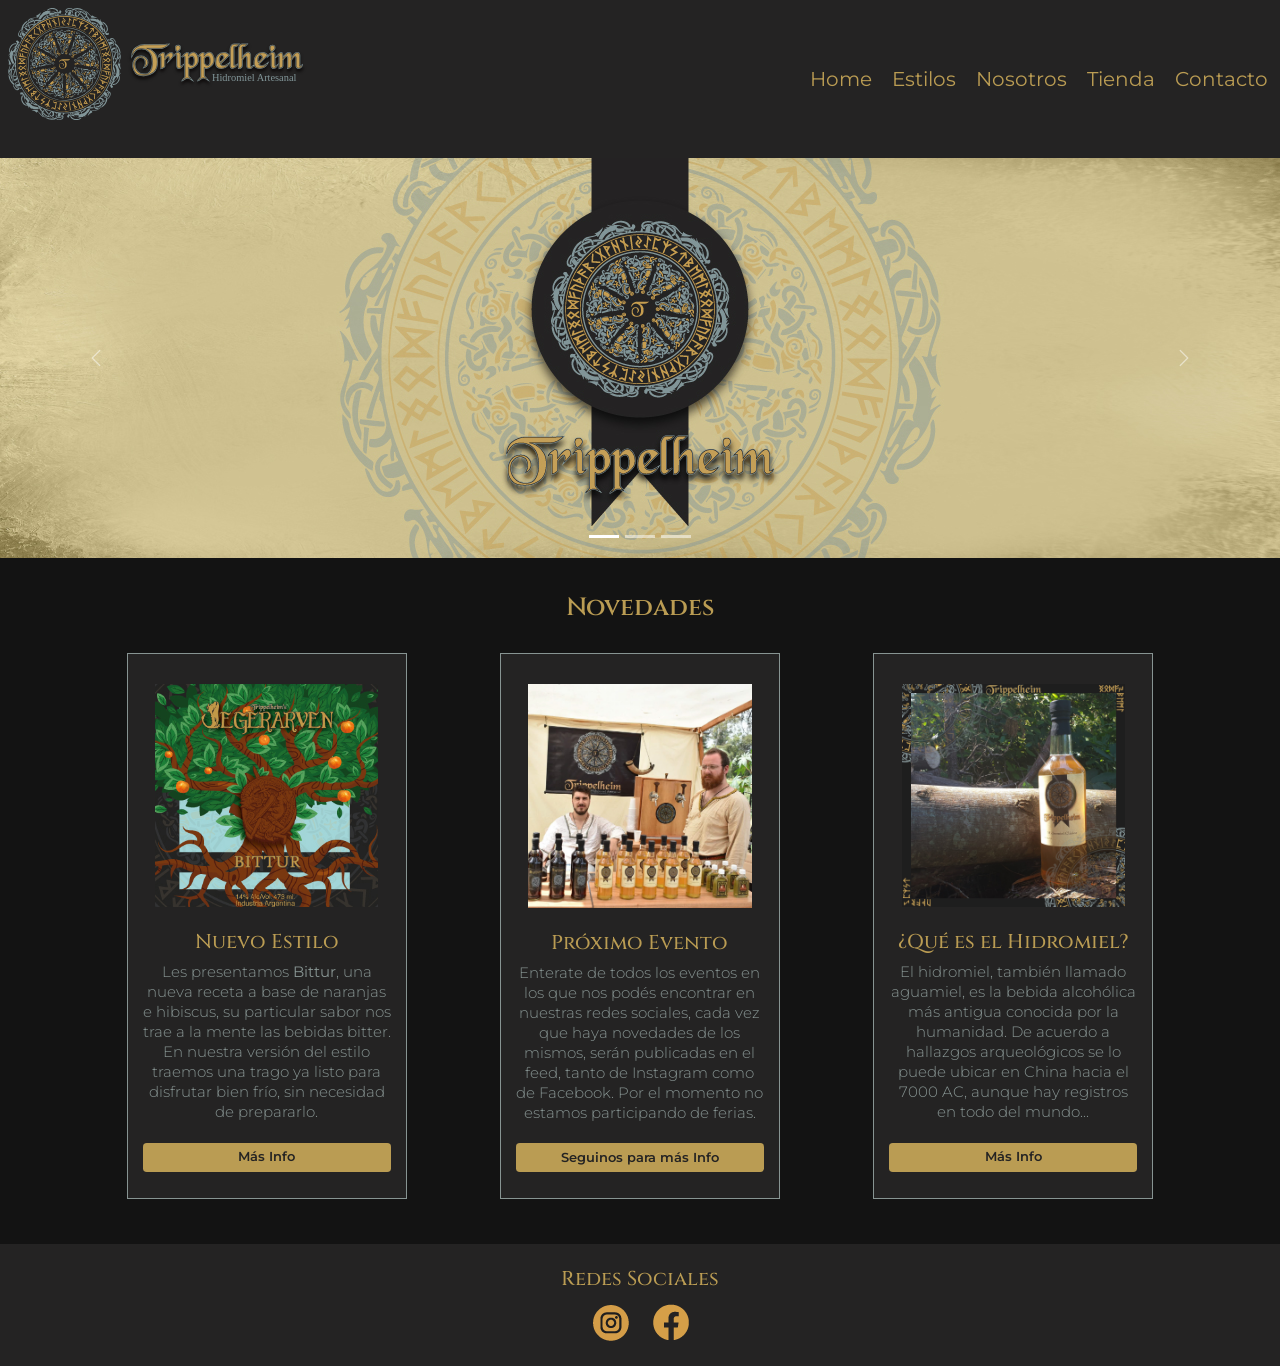
<file: index.html>
<!DOCTYPE html>
<html lang="en">
<head>
	<meta charset="UTF-8">
	<meta name="viewport" content="width=device-width, initial-scale=1.0">
	<title>Trippelheim Hidromiel Artesanal</title>
	<meta name="description" content="Hidromieles artesanales fabricadas con materia prima de primera">
	<meta name="keywords" content="hidromiel artesanal, hidromiel, artesanal, mead, aguamiel, braggot, licores, aperitivos, historia, histórico">
	<meta name="author" content="Carlos Zacutti">
	<link href="https://cdn.jsdelivr.net/npm/bootstrap@5.1.3/dist/css/bootstrap.min.css" rel="stylesheet" integrity="sha384-1BmE4kWBq78iYhFldvKuhfTAU6auU8tT94WrHftjDbrCEXSU1oBoqyl2QvZ6jIW3" crossorigin="anonymous">
	<link rel="stylesheet" href="css/main.css">
	<link rel="stylesheet" href="css/animate.css">
    <link rel="stylesheet" href="https://cdnjs.cloudflare.com/ajax/libs/animate.css/4.1.1/animate.min.css"/>
</head>
<body class="contenedor">
	<header class="encabezado" id="header">
		<!-- inicia la nav -->
		<nav class="navbar sticky-top navbar-expand-lg navbar-dark" id="nav">
			<div class="container-fluid">
			    <a class="navbar-brand" href="index.html">
			    	<img src="img/logo2.svg" alt="Isologotipo Trippelheim Hidromiel Artesanal" class="w-50" id="logo">
			    	<img src="img/isologotipo.svg" alt="Isologotipo Trippelheim Hidromiel Artesanal" class="w-100" id="iso">
			    </a>
			    <button class="navbar-toggler" type="button" data-bs-toggle="collapse" data-bs-target="#navbarSupportedContent" aria-controls="navbarSupportedContent" aria-expanded="false" aria-label="Toggle navigation">
			      <span class="navbar-toggler-icon"></span>
			    </button>
			    <div class="collapse navbar-collapse" id="navbarSupportedContent">
			      	<ul class="navbar-nav ms-auto mb-2 mb-lg-0">
				        <li class="nav-item">
				          <a class="nav-link" aria-current="page" href="index.html">Home</a>
				        </li>
				        <li class="nav-item">
				          <a class="nav-link" href="paginas/estilos.html">Estilos</a>
				        </li>
				       	<li class="nav-item">
				          <a class="nav-link" href="paginas/nosotros.html">Nosotros</a>
				        </li>
				       	<li class="nav-item">
				          <a class="nav-link" href="paginas/tienda.html">Tienda</a>
				        </li>
				       	<li class="nav-item">
				          <a class="nav-link" href="paginas/contacto.html">Contacto</a>
				        </li>
			      	</ul>
			    </div>
			</div>
		</nav>
		<!-- fin de nav -->

	    <!-- inicia carousel -->
		<div id="carouselExampleIndicators" class="carousel slide" data-bs-ride="carousel">
			<div class="carousel-indicators">
			    <button type="button" data-bs-target="#carouselExampleIndicators" data-bs-slide-to="0" class="active" aria-current="true" aria-label="Slide 1"></button>
			    <button type="button" data-bs-target="#carouselExampleIndicators" data-bs-slide-to="1" aria-label="Slide 2"></button>
			    <button type="button" data-bs-target="#carouselExampleIndicators" data-bs-slide-to="2" aria-label="Slide 3"></button>
			</div>
			<div class="carousel-inner">
			    <div class="carousel-item active">
				    <img src="img/header1.jpg" class="d-block w-100" alt="Hidromiel Artesanal Trippelheim">
			    </div>
			    <div class="carousel-item">
			        <img src="img/header2.jpg" class="d-block w-100" alt="Jegerarven Aperitivos Artesanales de Trippelheim">
			    </div>
			    <div class="carousel-item">
			        <img src="img/header3.jpg" class="d-block w-100" alt="Nerion I Pyment Artesanal de Trippelheim">
			    </div>
			</div>
			<button class="carousel-control-prev" type="button" data-bs-target="#carouselExampleIndicators" data-bs-slide="prev">
			    <span class="carousel-control-prev-icon" aria-hidden="true"></span>
			    <span class="visually-hidden">Previous</span>
			</button>
			<button class="carousel-control-next" type="button" data-bs-target="#carouselExampleIndicators" data-bs-slide="next">
			    <span class="carousel-control-next-icon" aria-hidden="true"></span>
			    <span class="visually-hidden">Next</span>
			</button>
		</div>
	    <!-- fin de carousel -->
	</header>
	<main class="box py-3" id="main">
		<section class="textCenter">
			<div class="container-fluid">
				<div class="row">
					<h1 class="animate__animated animate__fadeInDown mt-3">Novedades</h1>
					<!--Carrousel de novedades con sus imgs respectivas-->
					<article class="col-lg-3 bgBlack py-4">
						<img src="img/nuevo-estilo.jpg" alt="Nuevo Estilo de Trippelheim Latas Bittur" class="py-4">
						<h2>Nuevo Estilo</h2>
						<p>Les presentamos <strong>Bittur</strong>, una nueva receta a base de naranjas e hibiscus, su particular sabor nos trae a la mente las bebidas bitter. En nuestra versión del estilo traemos una trago ya listo para disfrutar bien frío, sin necesidad de prepararlo.</p>
						<a href="paginas/estilos.html#bittur" class="btn btnGold w-100">Más Info</a>
					</article>
					<article class="col-lg-3 bgBlack py-4">
						<img src="img/nosotros2.jpg" alt="Próximas ferias" class="py-4">
						<h2>Próximo Evento</h2>
						<p>Enterate de todos los eventos en los que nos podés encontrar en nuestras redes sociales, cada vez que haya novedades de los mismos, serán publicadas en el feed, tanto de Instagram como de Facebook. Por el momento no estamos participando de ferias.</p>
						<a href="https://instagram.com/trippelheim" target="_blank" class="btn btnGold w-100">Seguinos para más Info</a>
					</article>
					<article class="col-lg-3 bgBlack py-4">
						<img src="img/hidromiel.jpg" alt="Hidromiel Clásico de Trippelheim" class="py-4">
						<h2>¿Qué es el Hidromiel?</h2>
						<p>El hidromiel, también llamado aguamiel, es la bebida alcohólica más antigua conocida por la humanidad. De acuerdo a hallazgos arqueológicos se lo puede ubicar en China hacia el 7000 AC, aunque hay registros en todo del mundo...</p>
						<a href="paginas/nosotros.html#hidromiel" class="btn btnGold w-100">Más Info</a>
					</article>
				</div>
			</div>
		</section>
	</main>
	<footer class="pie textCenter bgBlack" id="footer">
		<div class="wow animate__animated animate__fadeInUp">
			<h3>Redes Sociales</h3>
			<a href="https://instagram.com/trippelheim" target="_blank">
				<img src="img/instagram.png" alt="Instagram Trippelheim">
			</a>
			<a href="https://facebook.com/Trippelheim" target="_blank">
				<img src="img/facebook.png" alt="Facebook Trippelheim" class="img-fluid">
			</a>
		</div>
	</footer>
	<script src="https://cdn.jsdelivr.net/npm/bootstrap@5.1.3/dist/js/bootstrap.bundle.min.js" integrity="sha384-ka7Sk0Gln4gmtz2MlQnikT1wXgYsOg+OMhuP+IlRH9sENBO0LRn5q+8nbTov4+1p" crossorigin="anonymous"></script>
	<script src="js/wow.min.js"></script>
    <script>
    	new WOW().init();
    </script>
</body>
</html>
</file>
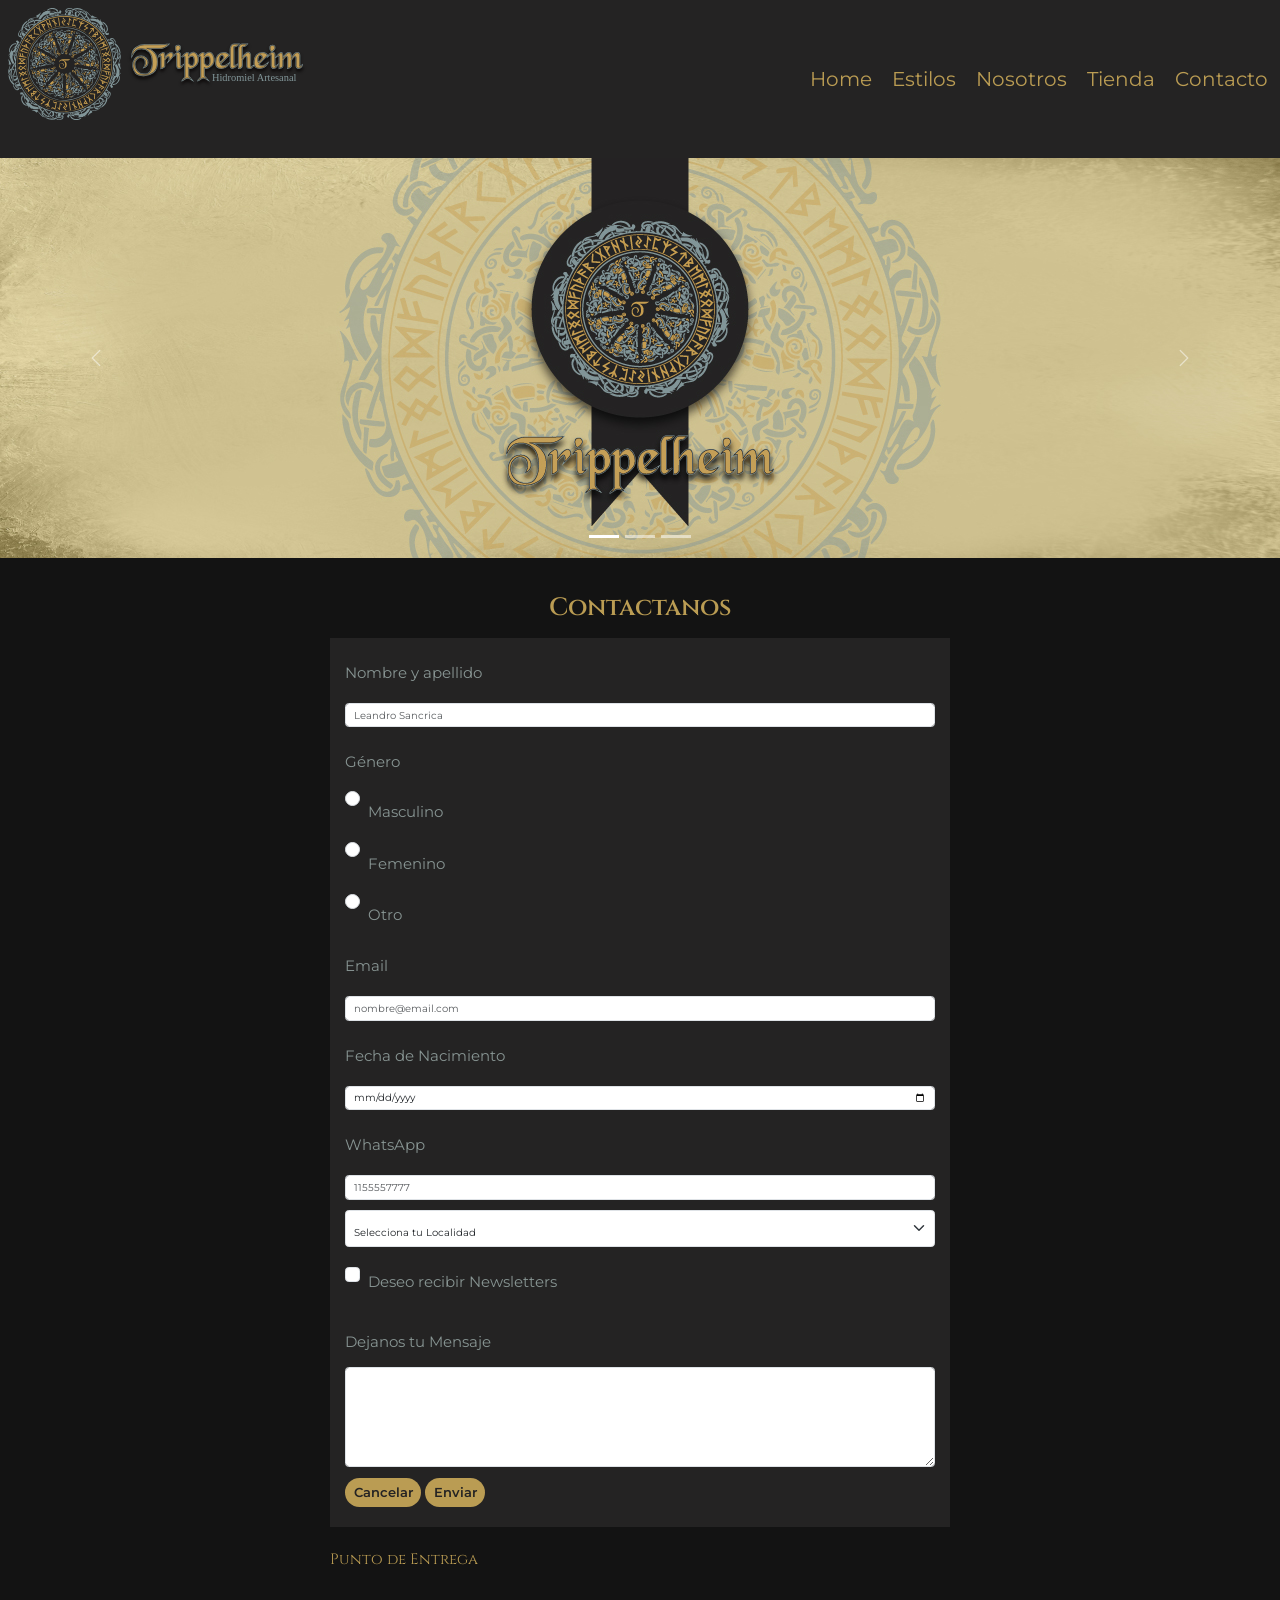
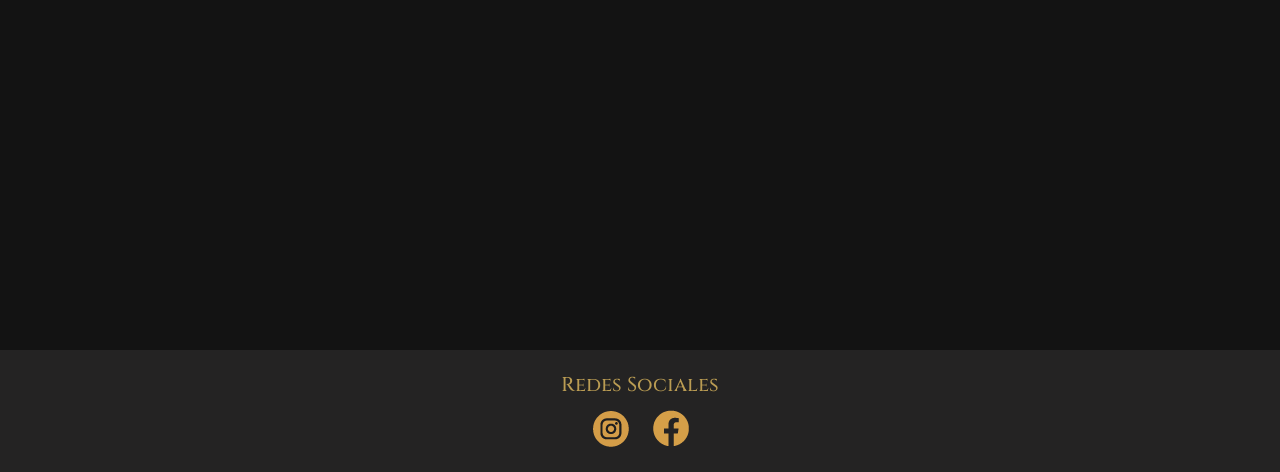
<file: paginas/contacto.html>
<!DOCTYPE html>
<html lang="en">
<head>
	<meta charset="UTF-8">
	<meta name="viewport" content="width=device-width, initial-scale=1.0">
	<title>Trippelheim Hidromiel Artesanal</title>
	<meta name="description" content="Hidromieles artesanales fabricadas con materia prima de primera">
	<meta name="keywords" content="hidromiel artesanal, hidromiel, artesanal, mead, aguamiel, braggot, licores, aperitivos, historia, histórico">
	<meta name="author" content="Carlos Zacutti">
	<link href="https://cdn.jsdelivr.net/npm/bootstrap@5.1.3/dist/css/bootstrap.min.css" rel="stylesheet" integrity="sha384-1BmE4kWBq78iYhFldvKuhfTAU6auU8tT94WrHftjDbrCEXSU1oBoqyl2QvZ6jIW3" crossorigin="anonymous">
	<link rel="stylesheet" href="../css/main.css">
	<link rel="stylesheet" href="../css/animate.css">
    <link rel="stylesheet" href="https://cdnjs.cloudflare.com/ajax/libs/animate.css/4.1.1/animate.min.css"/>
</head>
<body class="contenedor">
	<header class="encabezado" id="header">
		<!-- inicia la nav -->
		<nav class="navbar sticky-top navbar-expand-lg navbar-dark" id="nav">
			<div class="container-fluid">
			    <a class="navbar-brand" href="../index.html">
			    	<img src="../img/logo2.svg" alt="Isologotipo Trippelheim Hidromiel Artesanal" class="w-50" id="logo">
			    	<img src="../img/isologotipo.svg" alt="Isologotipo Trippelheim Hidromiel Artesanal" class="w-100" id="iso">
			    </a>
			    <button class="navbar-toggler" type="button" data-bs-toggle="collapse" data-bs-target="#navbarSupportedContent" aria-controls="navbarSupportedContent" aria-expanded="false" aria-label="Toggle navigation">
			      <span class="navbar-toggler-icon"></span>
			    </button>
			    <div class="collapse navbar-collapse" id="navbarSupportedContent">
			      	<ul class="navbar-nav ms-auto mb-2 mb-lg-0">
				        <li class="nav-item">
				          <a class="nav-link" aria-current="page" href="../index.html">Home</a>
				        </li>
				        <li class="nav-item">
				          <a class="nav-link" href="estilos.html">Estilos</a>
				        </li>
				       	<li class="nav-item">
				          <a class="nav-link" href="nosotros.html">Nosotros</a>
				        </li>
				       	<li class="nav-item">
				          <a class="nav-link" href="tienda.html">Tienda</a>
				        </li>
				       	<li class="nav-item">
				          <a class="nav-link" href="contacto.html">Contacto</a>
				        </li>
			      	</ul>
			    </div>
			</div>
		</nav>
		<!-- fin de nav -->

	    <!-- inicia carousel -->
		<div id="carouselExampleIndicators" class="carousel slide" data-bs-ride="carousel">
			<div class="carousel-indicators">
			    <button type="button" data-bs-target="#carouselExampleIndicators" data-bs-slide-to="0" class="active" aria-current="true" aria-label="Slide 1"></button>
			    <button type="button" data-bs-target="#carouselExampleIndicators" data-bs-slide-to="1" aria-label="Slide 2"></button>
			    <button type="button" data-bs-target="#carouselExampleIndicators" data-bs-slide-to="2" aria-label="Slide 3"></button>
			</div>
			<div class="carousel-inner">
			    <div class="carousel-item active">
				    <img src="../img/header1.jpg" class="d-block w-100" alt="Hidromiel Artesanal Trippelheim">
			    </div>
			    <div class="carousel-item">
			        <img src="../img/header2.jpg" class="d-block w-100" alt="Jegerarven Aperitivos Artesanales de Trippelheim">
			    </div>
			    <div class="carousel-item">
			        <img src="../img/header3.jpg" class="d-block w-100" alt="Nerion I Pyment Artesanal de Trippelheim">
			    </div>
			</div>
			<button class="carousel-control-prev" type="button" data-bs-target="#carouselExampleIndicators" data-bs-slide="prev">
			    <span class="carousel-control-prev-icon" aria-hidden="true"></span>
			    <span class="visually-hidden">Previous</span>
			</button>
			<button class="carousel-control-next" type="button" data-bs-target="#carouselExampleIndicators" data-bs-slide="next">
			    <span class="carousel-control-next-icon" aria-hidden="true"></span>
			    <span class="visually-hidden">Next</span>
			</button>
		</div>
	    <!-- fin de carousel -->
	</header>
	<main class="form" id="main">
		<div class="d-flex justify-content-center">
			<section class="mx-5">
				<article>
					<h1 class="textCenter animate__animated animate__fadeInDown">Contactanos</h1>

					<!-- inicia form bootstrap -->
					<form action="">
					  	<div class="mb-3">
					    	<label for="nombre" class="form-label">Nombre y apellido</label>
					    	<input type="text" class="form-control" placeholder="Leandro Sancrica" name="nombre" id="nombre">
					  	</div>
					  	<label for="genero">Género</label>
					  	<div class="form-check">
						  	<input class="form-check-input" type="radio" name="genero" id="masculino" value="masculino">
						  	<label class="form-check-label" for="masculino">
						    Masculino
						  	</label>
						</div>
						<div class="form-check">
						  	<input class="form-check-input" type="radio" name="genero" id="femenino" value="femenino">
						  	<label class="form-check-label" for="femenino">
						    Femenino
						  	</label>
						</div>
						<div class="form-check">
						  	<input class="form-check-input" type="radio" name="genero" id="otro" value="otro">
						  	<label class="form-check-label" for="otro">
						    Otro
						  	</label>
						</div>
					  	<div class="mb-3">
					    	<label for="email" class="form-label">Email</label>
					    	<input type="email" class="form-control" placeholder="nombre@email.com" name="email" id="email">
					  	</div>
					  	<div class="mb-3">
					    	<label for="edad" class="form-label">Fecha de Nacimiento</label>
					    	<input type="date" class="form-control" placeholder="dd/mm/aaaa" name="edad" id="edad">
					  	</div>
					  	<div class="mb-3">
					    	<label for="whatsapp" class="form-label">WhatsApp</label>
					    	<input type="tel" class="form-control" placeholder="1155557777" name="whatsapp" id="whatsapp">
					  	</div>
					  	<div class="form-floating mb-3 mt-3">
						  	<select class="form-select" id="floatingSelect" aria-label="Floating label select example" name="localidad" id="localidad">
						    	<option selected disabled>Selecciona tu Localidad</option>
						    	<option value="CABA">CABA</option>
						    	<option value="Zona Norte">Zona Norte</option>
						    	<option value="Zona Sur">Zona Sur</option>
						    	<option value="Interior">Interior</option>
						  	</select>
						</div>
					  	<div class="mb-3 form-check">
					    	<input type="checkbox" class="form-check-input mt-3" id="newsletters">
					    	<label class="form-check-label" for="newsletters">Deseo recibir Newsletters</label>
					  	</div>
					  	<label for="mensaje">Dejanos tu Mensaje</label>
					  	<div class="form-floating">
						  	<textarea class="form-control" placeholder="Escribinos" id="mensaje" style="height: 100px"></textarea>	
						</div>
					  	<button type="reset" class="btn btnForm">Cancelar</button>
					  	<button type="submit" class="btn btnForm">Enviar</button>
					</form>
					<!-- termina form bootstrap -->

					<legend>Punto de Entrega</legend>
					<div class="ratio ratio-16x9">
	  					<iframe src="https://www.google.com/maps/embed?pb=!1m14!1m8!1m3!1d26320.21993781714!2d-58.69526900000001!3d-34.45145!3m2!1i1024!2i768!4f13.1!3m3!1m2!1s0x95bca24b972b407f%3A0x24a2a47cad2682b9!2sChesterton%203345%2C%20B1610%20Ricardo%20Rojas%2C%20Provincia%20de%20Buenos%20Aires!5e0!3m2!1ses-419!2sar!4v1648397626273!5m2!1ses-419!2sar" width="600" height="450" style="border:0;" allowfullscreen="" loading="lazy" referrerpolicy="no-referrer-when-downgrade"></iframe>
					</div>
				</article>
			</div>
		</section>
	</main>
	<footer class="pie textCenter bgBlack" id="footer">
		<div class="wow animate__animated animate__fadeInUp">
			<h3>Redes Sociales</h3>
			<a href="https://instagram.com/trippelheim" target="_blank">
				<img src="../img/instagram.png" alt="Instagram Trippelheim">
			</a>
			<a href="https://facebook.com/Trippelheim" target="_blank">
				<img src="../img/facebook.png" alt="Facebook Trippelheim">
			</a>
		</div>
	</footer>
	<script src="https://cdn.jsdelivr.net/npm/bootstrap@5.1.3/dist/js/bootstrap.bundle.min.js" integrity="sha384-ka7Sk0Gln4gmtz2MlQnikT1wXgYsOg+OMhuP+IlRH9sENBO0LRn5q+8nbTov4+1p" crossorigin="anonymous"></script>
	<script src="../js/wow.min.js"></script>
    <script>
    	new WOW().init();
    </script>
</body>
</html>
</file>
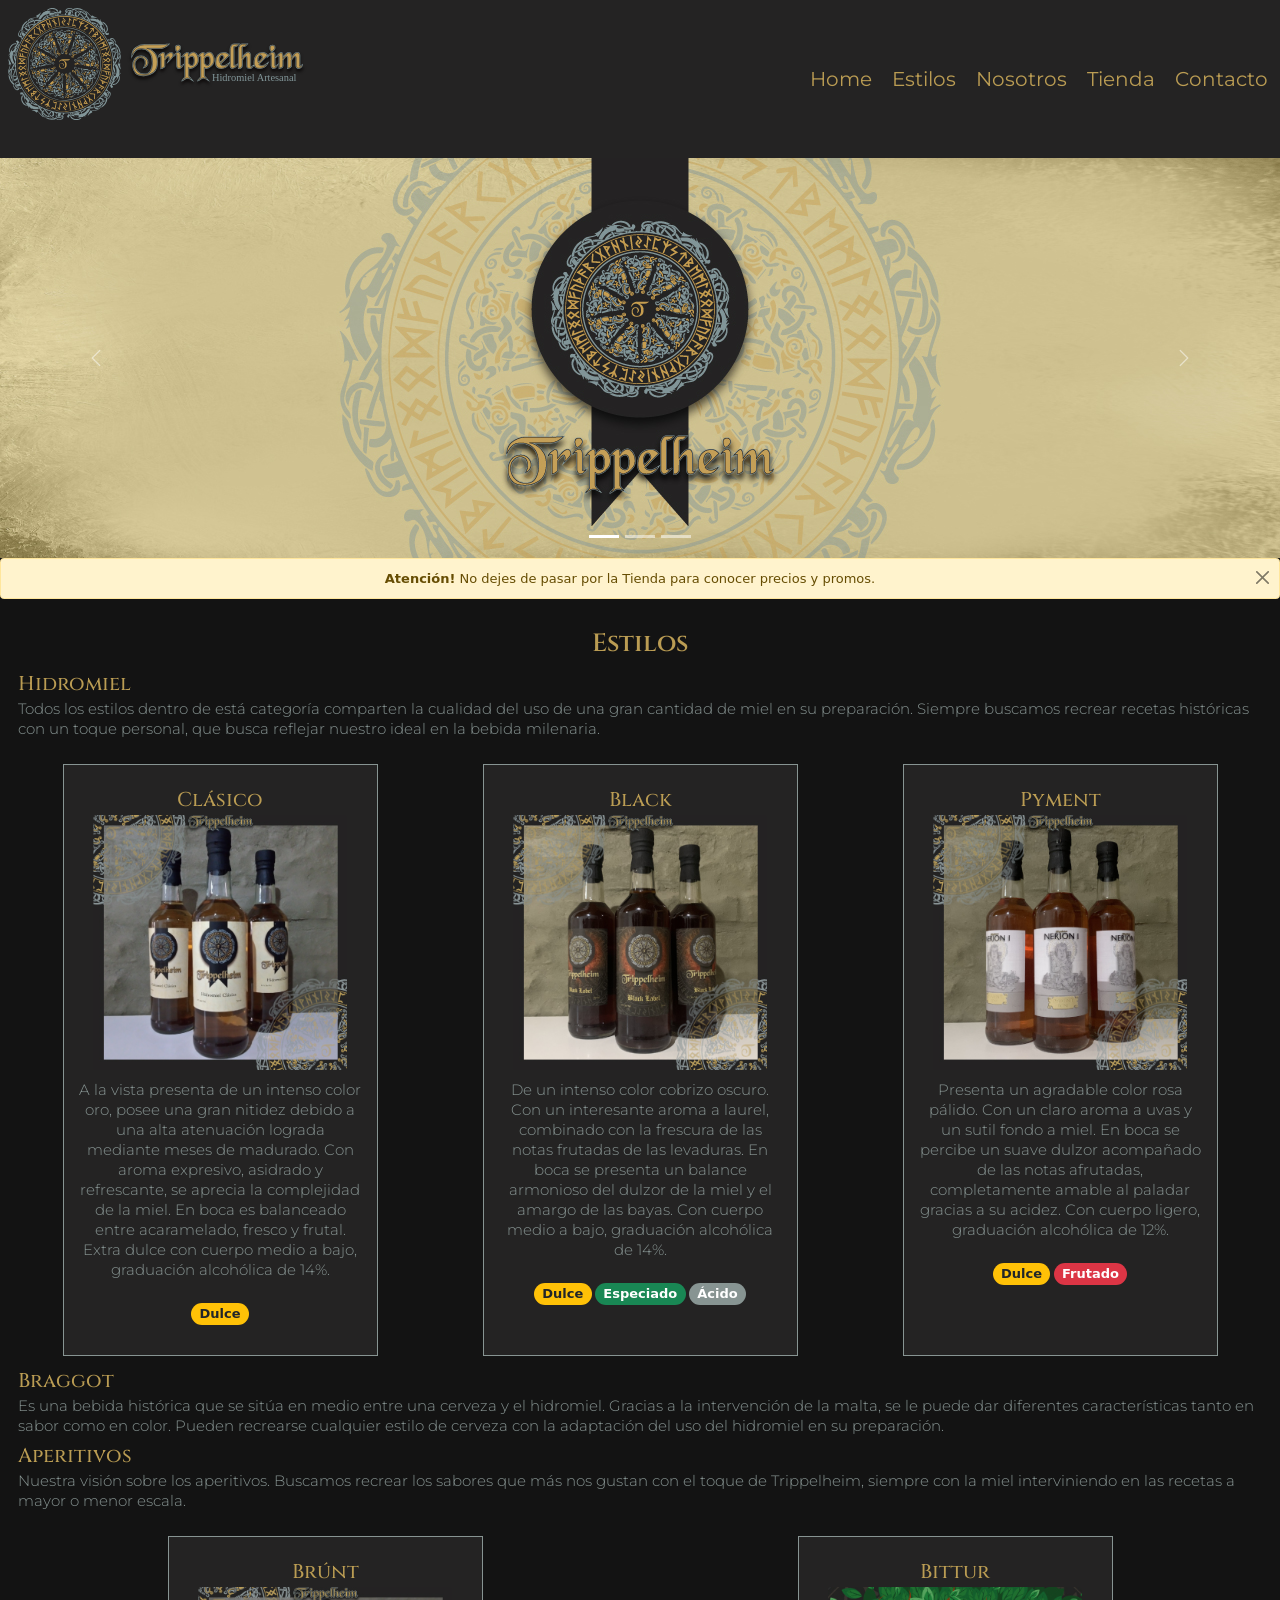
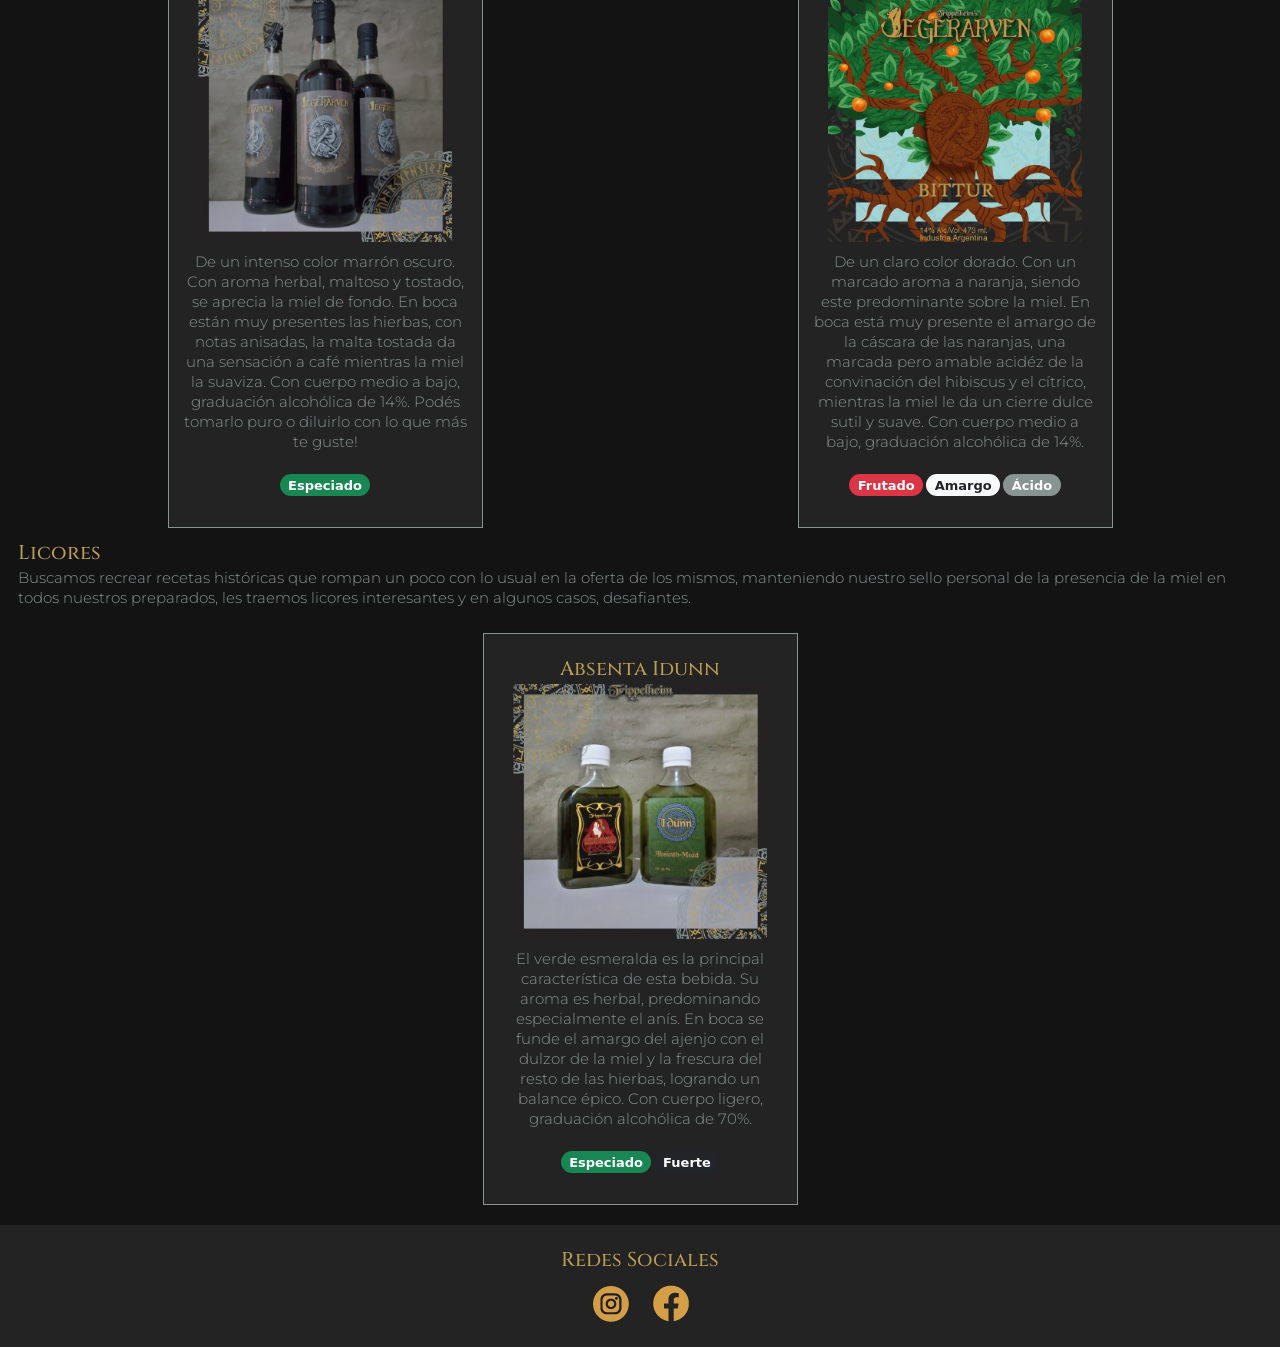
<file: paginas/estilos.html>
<!DOCTYPE html>
<html lang="en">
<head>
	<meta charset="UTF-8">
	<meta name="viewport" content="width=device-width, initial-scale=1.0">
	<title>Trippelheim Hidromiel Artesanal</title>
	<meta name="description" content="Hidromieles artesanales fabricadas con materia prima de primera">
	<meta name="keywords" content="hidromiel artesanal, hidromiel, artesanal, mead, aguamiel, braggot, licores, aperitivos, historia, histórico">
	<meta name="author" content="Carlos Zacutti">
	<link href="https://cdn.jsdelivr.net/npm/bootstrap@5.1.3/dist/css/bootstrap.min.css" rel="stylesheet" integrity="sha384-1BmE4kWBq78iYhFldvKuhfTAU6auU8tT94WrHftjDbrCEXSU1oBoqyl2QvZ6jIW3" crossorigin="anonymous">
	<link rel="stylesheet" href="../css/main.css">
	<link rel="stylesheet" href="../css/animate.css">
    <link rel="stylesheet" href="https://cdnjs.cloudflare.com/ajax/libs/animate.css/4.1.1/animate.min.css"/>
</head>
<body class="contenedor">
	<header class="encabezado" id="header">
		<!-- inicia la nav -->
		<nav class="navbar sticky-top navbar-expand-lg navbar-dark" id="nav">
			<div class="container-fluid">
			    <a class="navbar-brand" href="../index.html">
			    	<img src="../img/logo2.svg" alt="Isologotipo Trippelheim Hidromiel Artesanal" class="w-50" id="logo">
			    	<img src="../img/isologotipo.svg" alt="Isologotipo Trippelheim Hidromiel Artesanal" class="w-100" id="iso">
			    </a>
			    <button class="navbar-toggler" type="button" data-bs-toggle="collapse" data-bs-target="#navbarSupportedContent" aria-controls="navbarSupportedContent" aria-expanded="false" aria-label="Toggle navigation">
			      <span class="navbar-toggler-icon"></span>
			    </button>
			    <div class="collapse navbar-collapse" id="navbarSupportedContent">
			      	<ul class="navbar-nav ms-auto mb-2 mb-lg-0">
				        <li class="nav-item">
				          <a class="nav-link" aria-current="page" href="../index.html">Home</a>
				        </li>
				        <li class="nav-item">
				          <a class="nav-link" href="estilos.html">Estilos</a>
				        </li>
				       	<li class="nav-item">
				          <a class="nav-link" href="nosotros.html">Nosotros</a>
				        </li>
				       	<li class="nav-item">
				          <a class="nav-link" href="tienda.html">Tienda</a>
				        </li>
				       	<li class="nav-item">
				          <a class="nav-link" href="contacto.html">Contacto</a>
				        </li>
			      	</ul>
			    </div>
			</div>
		</nav>
		<!-- fin de nav -->

	    <!-- inicia carousel -->
		<div id="carouselExampleIndicators" class="carousel slide" data-bs-ride="carousel">
			<div class="carousel-indicators">
			    <button type="button" data-bs-target="#carouselExampleIndicators" data-bs-slide-to="0" class="active" aria-current="true" aria-label="Slide 1"></button>
			    <button type="button" data-bs-target="#carouselExampleIndicators" data-bs-slide-to="1" aria-label="Slide 2"></button>
			    <button type="button" data-bs-target="#carouselExampleIndicators" data-bs-slide-to="2" aria-label="Slide 3"></button>
			</div>
			<div class="carousel-inner">
			    <div class="carousel-item active">
				    <img src="../img/header1.jpg" class="d-block w-100" alt="Hidromiel Artesanal Trippelheim">
			    </div>
			    <div class="carousel-item">
			        <img src="../img/header2.jpg" class="d-block w-100" alt="Jegerarven Aperitivos Artesanales de Trippelheim">
			    </div>
			    <div class="carousel-item">
			        <img src="../img/header3.jpg" class="d-block w-100" alt="Nerion I Pyment Artesanal de Trippelheim">
			    </div>
			</div>
			<button class="carousel-control-prev" type="button" data-bs-target="#carouselExampleIndicators" data-bs-slide="prev">
			    <span class="carousel-control-prev-icon" aria-hidden="true"></span>
			    <span class="visually-hidden">Previous</span>
			</button>
			<button class="carousel-control-next" type="button" data-bs-target="#carouselExampleIndicators" data-bs-slide="next">
			    <span class="carousel-control-next-icon" aria-hidden="true"></span>
			    <span class="visually-hidden">Next</span>
			</button>
		</div>
	    <!-- fin de carousel -->
	</header>
	<main class="box">
		<div class="alert alert-warning alert-dismissible fade show textCenter textSize" role="alert">
			<strong>Atención!</strong> No dejes de pasar por la Tienda para conocer precios y promos.
			<button type="button" class="btn-close" data-bs-dismiss="alert" aria-label="Close"></button>
		</div>
		<section class="box mb-2 mx-3">
			<div class="container-fluid">
				<div class="row">
						<h1 class="animate__animated animate__fadeInDown textCenter mt-4">Estilos</h1>
						<h2>Hidromiel</h2>
						<p>Todos los estilos dentro de está categoría comparten la cualidad del uso de una gran cantidad de miel en su preparación. Siempre buscamos recrear recetas históricas con un toque personal, que busca reflejar nuestro ideal en la bebida milenaria.</p>
						<article class="col-lg-3 bgBlack py-4 textCenter">
							<h3>Clásico</h3>
							<img src="../img/clasico.jpg" alt="Botella de Hidromiel Clásico Trippelheim" class="rounded img-fluid">
							<p> A la vista presenta de un intenso color oro, posee una gran nitidez debido a una alta atenuación lograda mediante meses de madurado.
							Con aroma expresivo, asidrado y refrescante, se aprecia la complejidad de la miel.
							En boca es balanceado entre acaramelado, fresco y frutal.
							Extra dulce con cuerpo medio a bajo, graduación alcohólica de 14%.</p>
							<span class="badge rounded-pill bg-warning text-dark textSize2">Dulce</span>
						</article>
						<article class="col-lg-3 bgBlack py-4 textCenter">
							<h3>Black</h3>
							<img src="../img/black.jpg" alt="Botella de Hidromiel Black Trippelheim" class="rounded img-fluid">
							<p>De un intenso color cobrizo oscuro.
							Con un interesante aroma a laurel, combinado con la frescura de las notas frutadas de las levaduras.
							En boca se presenta un balance armonioso del dulzor de la miel y el amargo de las bayas.
							Con cuerpo medio a bajo, graduación alcohólica de 14%.</p>
							<span class="badge rounded-pill bg-warning text-dark textSize2">Dulce</span>
							<span class="badge rounded-pill bg-success textSize2">Especiado</span>
							<span class="badge rounded-pill bgSilver textSize2">Ácido</span>
						</article>
						<article class="col-lg-3 bgBlack py-4 textCenter">
							<h3>Pyment</h3>
							<img src="../img/pyment-rose.jpg" alt="Botella de Hidromiel Pyment Rosé Trippelheim" class="rounded img-fluid">
							<p>Presenta un agradable color rosa pálido.
							Con un claro aroma a uvas y un sutil fondo a miel.
							En boca se percibe un suave dulzor acompañado de las notas afrutadas, completamente amable al paladar gracias a su acidez.
							Con cuerpo ligero, graduación alcohólica de 12%.</p>
							<span class="badge rounded-pill bg-warning text-dark textSize2">Dulce</span>
							<span class="badge rounded-pill bg-danger textSize2">Frutado</span>
						</article>
				</div> <!--cierra row hidromiel-->
				<div class="row">
					<h2>Braggot</h2>
					<p>Es una bebida histórica que se sitúa en medio entre una cerveza y el hidromiel. Gracias a la intervención de la malta, se le puede dar diferentes características tanto en sabor como en color. Pueden recrearse cualquier estilo de cerveza con la adaptación del uso del hidromiel en su preparación.</p>
				</div> <!--cierra row Braggot-->
				<div class="row">
					<h2>Aperitivos</h2>
					<p>Nuestra visión sobre los aperitivos. Buscamos recrear los sabores que más nos gustan con el toque de Trippelheim, siempre con la miel interviniendo en las recetas a mayor o menor escala.</p>
					<article class="col-lg-3 bgBlack py-4 textCenter">				
						<h3>Brúnt</h3>
						<img src="../img/jegerarven-brunt.jpg" alt="Botella de Braggot Jegerarven Brúnt Trippelheim" class="rounded img-fluid">
						<p>De un intenso color marrón oscuro.
						Con aroma herbal, maltoso y tostado, se aprecia la miel de fondo.
						En boca están muy presentes las hierbas, con notas anisadas, la malta tostada da una sensación a café mientras la miel la suaviza.
						Con cuerpo medio a bajo, graduación alcohólica de 14%.
						Podés tomarlo puro o diluirlo con lo que más te guste!</p>
						<span class="badge rounded-pill bg-success textSize2">Especiado</span>
					</article>
					<article class="col-lg-3 bgBlack py-4 textCenter">
						<h3 id="bittur">Bittur</h3>
						<img src="../img/nuevo-estilo.jpg" alt="Nuevo Estilo de Trippelheim Latas Bittur" class="rounded img-fluid">
						<p>De un claro color dorado.
						Con un marcado aroma a naranja, siendo este predominante sobre la miel.
						En boca está muy presente el amargo de la cáscara de las naranjas, una marcada pero amable acidéz de la convinación del hibiscus y el cítrico, mientras la miel le da un cierre dulce sutil y suave.
						Con cuerpo medio a bajo, graduación alcohólica de 14%.</p>
						<span class="badge rounded-pill bg-danger textSize2">Frutado</span>
						<span class="badge rounded-pill bg-light text-dark textSize2">Amargo</span>
						<span class="badge rounded-pill bgSilver textSize2">Ácido</span>
					</article>
				</div> <!--cierra row Aperitivos-->
				<div class="row">
					<h2>Licores</h2>
					<p>Buscamos recrear recetas históricas que rompan un poco con lo usual en la oferta de los mismos, manteniendo nuestro sello personal de la presencia de la miel en todos nuestros preparados, les traemos licores interesantes y en algunos casos, desafiantes.</p>
					<article class="col-lg-3 bgBlack py-4 textCenter">
						<h3>Absenta Idunn</h3>
						<img src="../img/absenta.jpg" alt="Petaca de Absenta Idunn Trippelheim" class="rounded img-fluid">
						<p>El verde esmeralda es la principal característica de esta bebida.
						Su aroma es herbal, predominando especialmente el anís.
						En boca se funde el amargo del ajenjo con el dulzor de la miel y la frescura del resto de las hierbas, logrando un balance épico.
						Con cuerpo ligero, graduación alcohólica de 70%.</p>
						<span class="badge rounded-pill bg-success textSize2">Especiado</span>
						<span class="badge rounded-pill bg-dark textSize2">Fuerte</span>
					</article>
				</div> <!--cierra row Licores-->
			</div>
		</section>
	</main>
	<footer class="pie textCenter bgBlack" id="footer">
		<div class="wow animate__animated animate__fadeInUp">
			<h3>Redes Sociales</h3>
			<a href="https://instagram.com/trippelheim" target="_blank">
				<img src="../img/instagram.png" alt="Instagram Trippelheim">
			</a>
			<a href="https://facebook.com/Trippelheim" target="_blank">
				<img src="../img/facebook.png" alt="Facebook Trippelheim">
			</a>
		</div>
	</footer>
	<script src="https://cdn.jsdelivr.net/npm/bootstrap@5.1.3/dist/js/bootstrap.bundle.min.js" integrity="sha384-ka7Sk0Gln4gmtz2MlQnikT1wXgYsOg+OMhuP+IlRH9sENBO0LRn5q+8nbTov4+1p" crossorigin="anonymous"></script>
	<script src="../js/wow.min.js"></script>
    <script>
    	new WOW().init();
    </script>
</body>
</html>
</file>
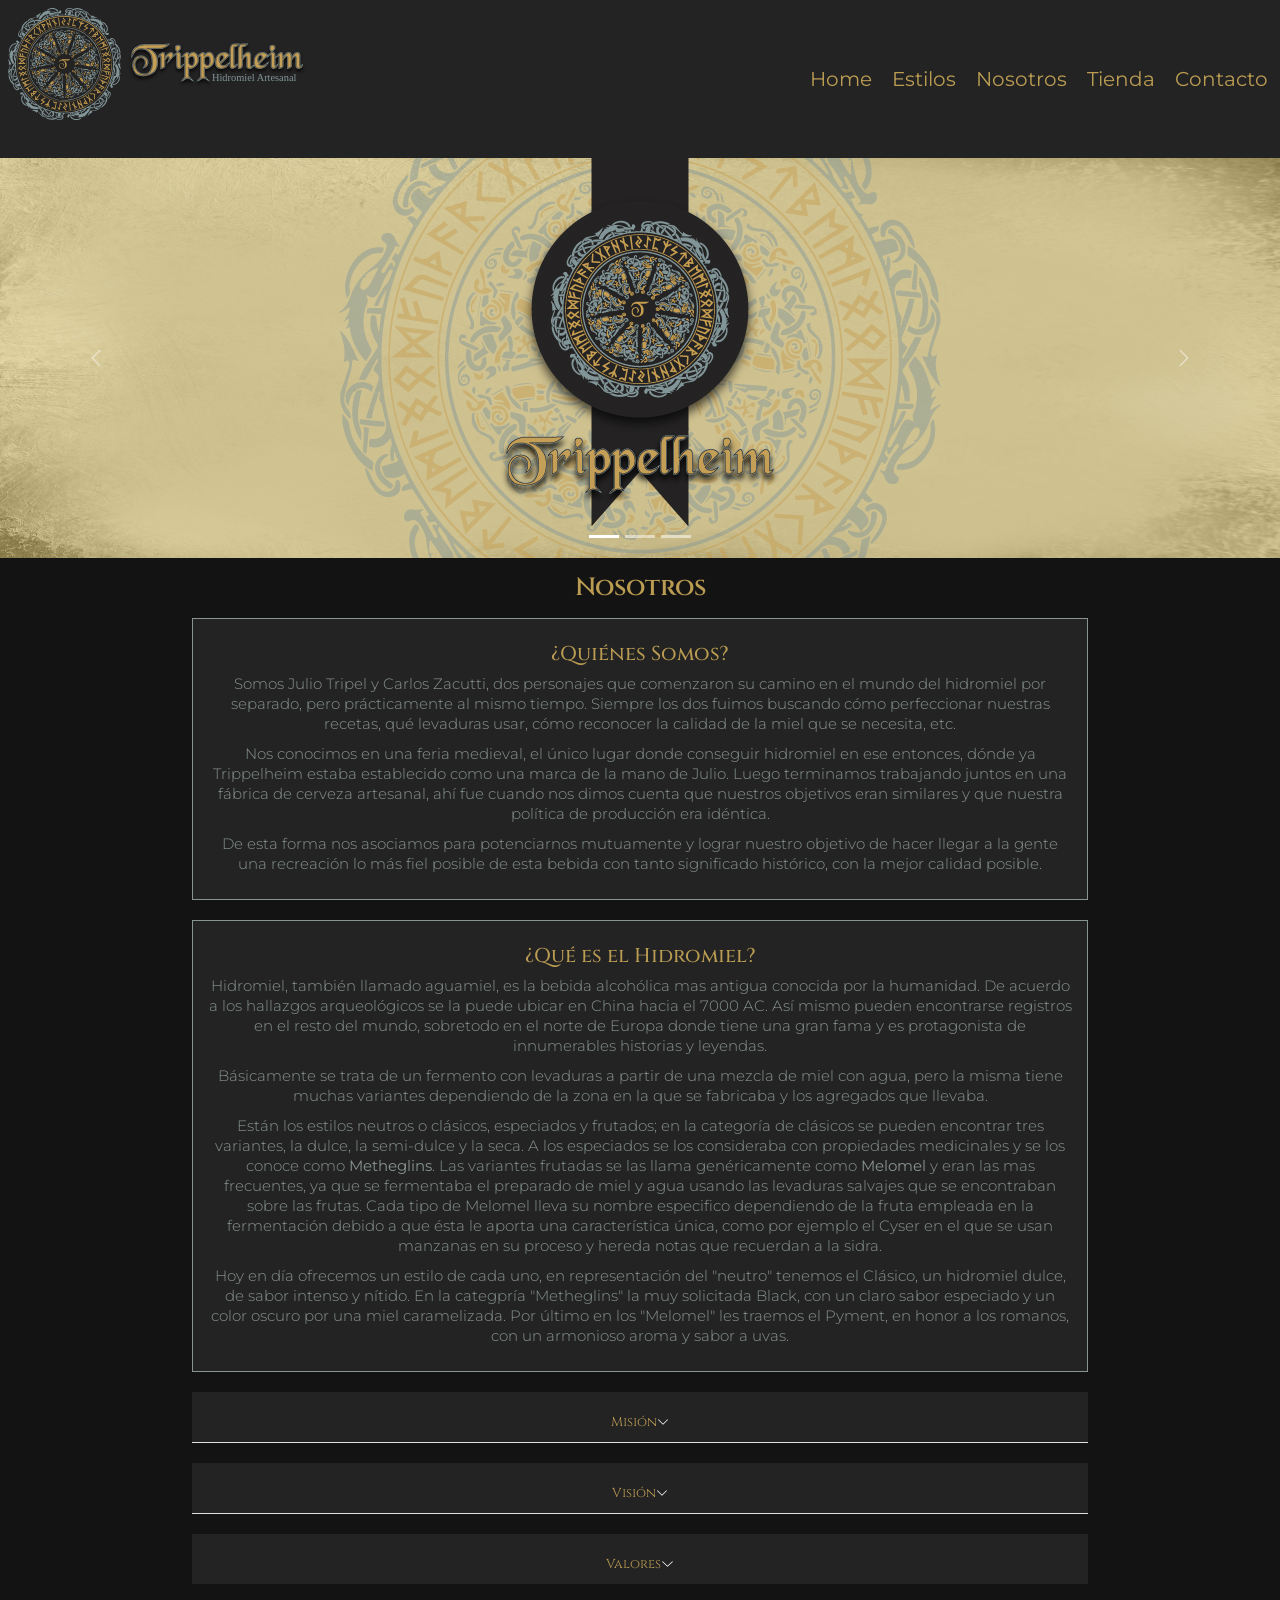
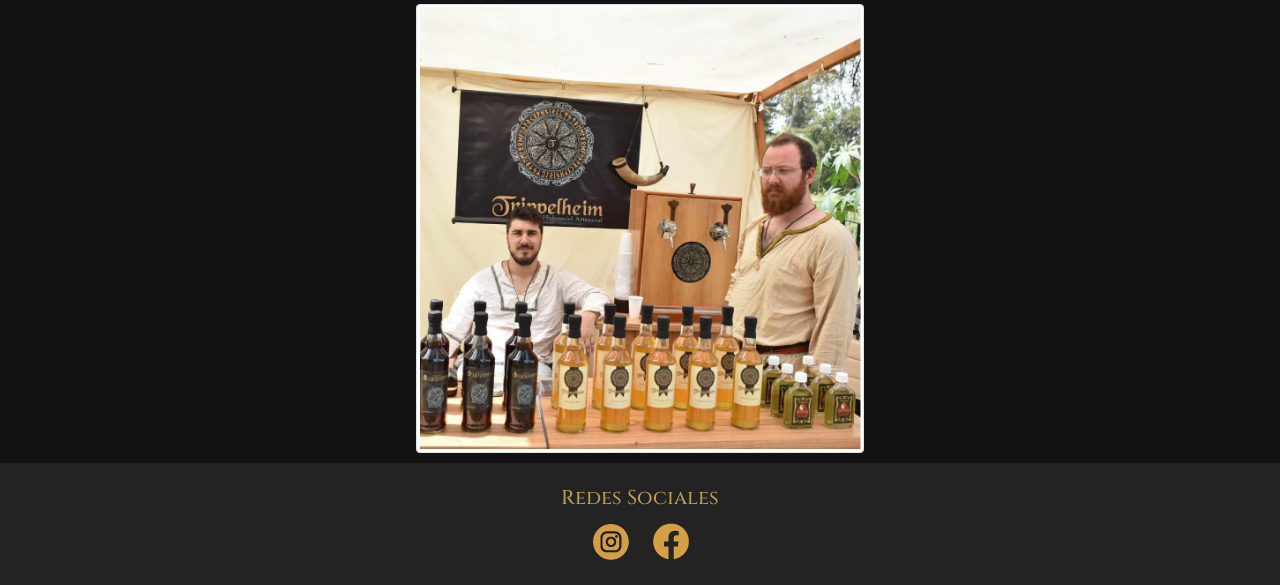
<file: paginas/nosotros.html>
<!DOCTYPE html>
<html lang="en">
<head>
	<meta charset="UTF-8">
	<meta name="viewport" content="width=device-width, initial-scale=1.0">
	<title>Trippelheim Hidromiel Artesanal</title>
	<meta name="description" content="Hidromieles artesanales fabricadas con materia prima de primera">
	<meta name="keywords" content="hidromiel artesanal, hidromiel, artesanal, mead, aguamiel, braggot, licores, aperitivos, historia, histórico">
	<meta name="author" content="Carlos Zacutti">
	<link href="https://cdn.jsdelivr.net/npm/bootstrap@5.1.3/dist/css/bootstrap.min.css" rel="stylesheet" integrity="sha384-1BmE4kWBq78iYhFldvKuhfTAU6auU8tT94WrHftjDbrCEXSU1oBoqyl2QvZ6jIW3" crossorigin="anonymous">
	<link rel="stylesheet" href="../css/main.css">
	<link rel="stylesheet" href="../css/animate.css">
    <link rel="stylesheet" href="https://cdnjs.cloudflare.com/ajax/libs/animate.css/4.1.1/animate.min.css"/>
</head>
<body class="contenedor">
	<header class="encabezado" id="header">
		<!-- inicia la nav -->
		<nav class="navbar sticky-top navbar-expand-lg navbar-dark" id="nav">
			<div class="container-fluid">
			    <a class="navbar-brand" href="../index.html">
			    	<img src="../img/logo2.svg" alt="Isologotipo Trippelheim Hidromiel Artesanal" class="w-50" id="logo">
			    	<img src="../img/isologotipo.svg" alt="Isologotipo Trippelheim Hidromiel Artesanal" class="w-100" id="iso">
			    </a>
			    <button class="navbar-toggler" type="button" data-bs-toggle="collapse" data-bs-target="#navbarSupportedContent" aria-controls="navbarSupportedContent" aria-expanded="false" aria-label="Toggle navigation">
			      <span class="navbar-toggler-icon"></span>
			    </button>
			    <div class="collapse navbar-collapse" id="navbarSupportedContent">
			      	<ul class="navbar-nav ms-auto mb-2 mb-lg-0">
				        <li class="nav-item">
				          <a class="nav-link" aria-current="page" href="../index.html">Home</a>
				        </li>
				        <li class="nav-item">
				          <a class="nav-link" href="estilos.html">Estilos</a>
				        </li>
				       	<li class="nav-item">
				          <a class="nav-link" href="nosotros.html">Nosotros</a>
				        </li>
				       	<li class="nav-item">
				          <a class="nav-link" href="tienda.html">Tienda</a>
				        </li>
				       	<li class="nav-item">
				          <a class="nav-link" href="contacto.html">Contacto</a>
				        </li>
			      	</ul>
			    </div>
			</div>
		</nav>
		<!-- fin de nav -->

	    <!-- inicia carousel -->
		<div id="carouselExampleIndicators" class="carousel slide" data-bs-ride="carousel">
			<div class="carousel-indicators">
			    <button type="button" data-bs-target="#carouselExampleIndicators" data-bs-slide-to="0" class="active" aria-current="true" aria-label="Slide 1"></button>
			    <button type="button" data-bs-target="#carouselExampleIndicators" data-bs-slide-to="1" aria-label="Slide 2"></button>
			    <button type="button" data-bs-target="#carouselExampleIndicators" data-bs-slide-to="2" aria-label="Slide 3"></button>
			</div>
			<div class="carousel-inner">
			    <div class="carousel-item active">
				    <img src="../img/header1.jpg" class="d-block w-100" alt="Hidromiel Artesanal Trippelheim">
			    </div>
			    <div class="carousel-item">
			        <img src="../img/header2.jpg" class="d-block w-100" alt="Jegerarven Aperitivos Artesanales de Trippelheim">
			    </div>
			    <div class="carousel-item">
			        <img src="../img/header3.jpg" class="d-block w-100" alt="Nerion I Pyment Artesanal de Trippelheim">
			    </div>
			</div>
			<button class="carousel-control-prev" type="button" data-bs-target="#carouselExampleIndicators" data-bs-slide="prev">
			    <span class="carousel-control-prev-icon" aria-hidden="true"></span>
			    <span class="visually-hidden">Previous</span>
			</button>
			<button class="carousel-control-next" type="button" data-bs-target="#carouselExampleIndicators" data-bs-slide="next">
			    <span class="carousel-control-next-icon" aria-hidden="true"></span>
			    <span class="visually-hidden">Next</span>
			</button>
		</div>
	    <!-- fin de carousel -->
	</header>
	<main class="nosotros" id="main">
		<section class="textCenter">
			<h1 class="animate__animated animate__fadeInDown">Nosotros</h1>
			<article>
				<h2>¿Quiénes Somos?</h2>
				<p>Somos Julio Tripel y Carlos Zacutti, dos personajes que comenzaron su camino en el mundo del hidromiel por separado, pero prácticamente al mismo tiempo. Siempre los dos fuimos buscando cómo perfeccionar nuestras recetas, qué levaduras usar, cómo reconocer la calidad de la miel que se necesita, etc.</p>
				<p>Nos conocimos en una feria medieval, el único lugar donde conseguir hidromiel en ese entonces, dónde ya Trippelheim estaba establecido como una marca de la mano de Julio. Luego terminamos trabajando juntos en una fábrica de cerveza artesanal, ahí fue cuando nos dimos cuenta que nuestros objetivos eran similares y que nuestra política de producción era idéntica.</p>
				<p>De esta forma nos asociamos para potenciarnos mutuamente y lograr nuestro objetivo de hacer llegar a la gente una recreación lo más fiel posible de esta bebida con tanto significado histórico, con la mejor calidad posible.</p>
			</article>
			<article>
				<h2 id="hidromiel">¿Qué es el Hidromiel?</h2>
				<p>Hidromiel, también llamado aguamiel, es la bebida alcohólica mas antigua conocida por la humanidad. De acuerdo a los hallazgos arqueológicos se la puede ubicar en China hacia el 7000 AC. Así mismo pueden encontrarse registros en el resto del mundo, sobretodo en el norte de Europa donde tiene una gran fama y es protagonista de innumerables historias y leyendas.</p>
				<p>Básicamente se trata de un fermento con levaduras a partir de una mezcla de miel con agua, pero la misma tiene muchas variantes dependiendo de la zona en la que se fabricaba y los agregados que llevaba.</p>
				<p>Están los estilos neutros o clásicos, especiados y frutados; en la categoría de clásicos se pueden encontrar tres variantes, la dulce, la semi-dulce y la seca. A los especiados se los consideraba con propiedades medicinales y se los conoce como <strong>Metheglins</strong>. Las variantes frutadas se las llama genéricamente como <strong>Melomel</strong> y eran las mas frecuentes, ya que se fermentaba el preparado de miel y agua usando las levaduras salvajes que se encontraban sobre las frutas. Cada tipo de Melomel lleva su nombre especifico dependiendo de la fruta empleada en la fermentación debido a que ésta le aporta una característica única, como por ejemplo el Cyser en el que se usan manzanas en su proceso y hereda notas que recuerdan a la sidra.</p>
				<p>Hoy en día ofrecemos un estilo de cada uno, en representación del "neutro" tenemos el Clásico, un hidromiel dulce, de sabor intenso y nítido. En la categpría "Metheglins" la muy solicitada Black, con un claro sabor especiado y un color oscuro por una miel caramelizada. Por último en los "Melomel" les traemos el Pyment, en honor a los romanos, con un armonioso aroma y sabor a uvas.</p>
			</article>

			<!-- inicia accordion -->
			<div class="accordion accordion-flush w-100" id="accordionFlushExample">
			  	<div class="accordion-item bgBlack">
			    	<h2 class="accordion-header" id="flush-headingOne">
			      	<button class="accordion-button collapsed bgBlack textGold textSize" type="button" data-bs-toggle="collapse" data-bs-target="#flush-collapseOne" aria-expanded="false" aria-controls="flush-collapseOne">
			        Misión
			      	</button>
			    	</h2>
			    	<div id="flush-collapseOne" class="accordion-collapse collapse" aria-labelledby="flush-headingOne" data-bs-parent="#accordionFlushExample">
			      		<div class="accordion-body textSilver textSize">Somos productores de hidromiel y otras bebidas alcohólicas basadas en la miel. Queremos que todos los amantes de las buenas bebidas tengan su oportunidad de probar la mejo versión de este brebaje histórico.
			      		</div>
			    	</div>
			  	</div>
			  	<div class="accordion-item bgBlack">
			    	<h2 class="accordion-header" id="flush-headingTwo">
			      	<button class="accordion-button collapsed bgBlack textGold textSize" type="button" data-bs-toggle="collapse" data-bs-target="#flush-collapseTwo" aria-expanded="false" aria-controls="flush-collapseTwo">
			        Visión
			      	</button>
			    	</h2>
			    	<div id="flush-collapseTwo" class="accordion-collapse collapse" aria-labelledby="flush-headingTwo" data-bs-parent="#accordionFlushExample">
			      		<div class="accordion-body textSilver textSize">Buscamos ser líderes en la producción de hidromiel, y queremos que todos lo conozcan en su mejor expresión, fabricado con productos de calidad y respetando los tiempos de producción para lograr el mejor resultado.
			      		</div>
			    	</div>
			  	</div>
			  	<div class="accordion-item bgBlack">
			    	<h2 class="accordion-header" id="flush-headingThree">
			      	<button class="accordion-button collapsed bgBlack textGold textSize" type="button" data-bs-toggle="collapse" data-bs-target="#flush-collapseThree" aria-expanded="false" aria-controls="flush-collapseThree">
			        Valores
			      	</button>
			    	</h2>
			    	<div id="flush-collapseThree" class="accordion-collapse collapse" aria-labelledby="flush-headingThree" data-bs-parent="#accordionFlushExample">
			      		<div class="accordion-body textSilver textSize">Nos basamos en los siguientes valores que nos sirven de guía en el día a día, tanto fuera como dentro de fábrica:
			      			<ul>
			      				<li>Calidad</li>
			      				<li>Honestidad</li>
			      				<li>Respeto</li>
			      				<li>Inspiración</li>
			      				<li>Motivación</li>
			      			</ul>
			      		</div>
			    	</div>
			  	</div>
			</div>
			<!-- fin de accordion -->

			<div class="wow animate__animated animate__zoomIn">
				<img src="../img/nosotros2.jpg" alt="Equipo de Trippelheim en una Feria Medieval" class="img-thumbnail" id="imgResp">
			</div>
		</section>
	</main>
	<footer class="pie textCenter bgBlack" id="footer">
		<div class="wow animate__animated animate__fadeInUp">
			<h3>Redes Sociales</h3>
			<a href="https://instagram.com/trippelheim" target="_blank">
				<img src="../img/instagram.png" alt="Instagram Trippelheim">
			</a>
			<a href="https://facebook.com/Trippelheim" target="_blank">
				<img src="../img/facebook.png" alt="Facebook Trippelheim">
			</a>
		</div>
	</footer>
	<script src="https://cdn.jsdelivr.net/npm/bootstrap@5.1.3/dist/js/bootstrap.bundle.min.js" integrity="sha384-ka7Sk0Gln4gmtz2MlQnikT1wXgYsOg+OMhuP+IlRH9sENBO0LRn5q+8nbTov4+1p" crossorigin="anonymous"></script>
	<script src="../js/wow.min.js"></script>
    <script>
    	new WOW().init();
    </script>
</body>
</html>
</file>
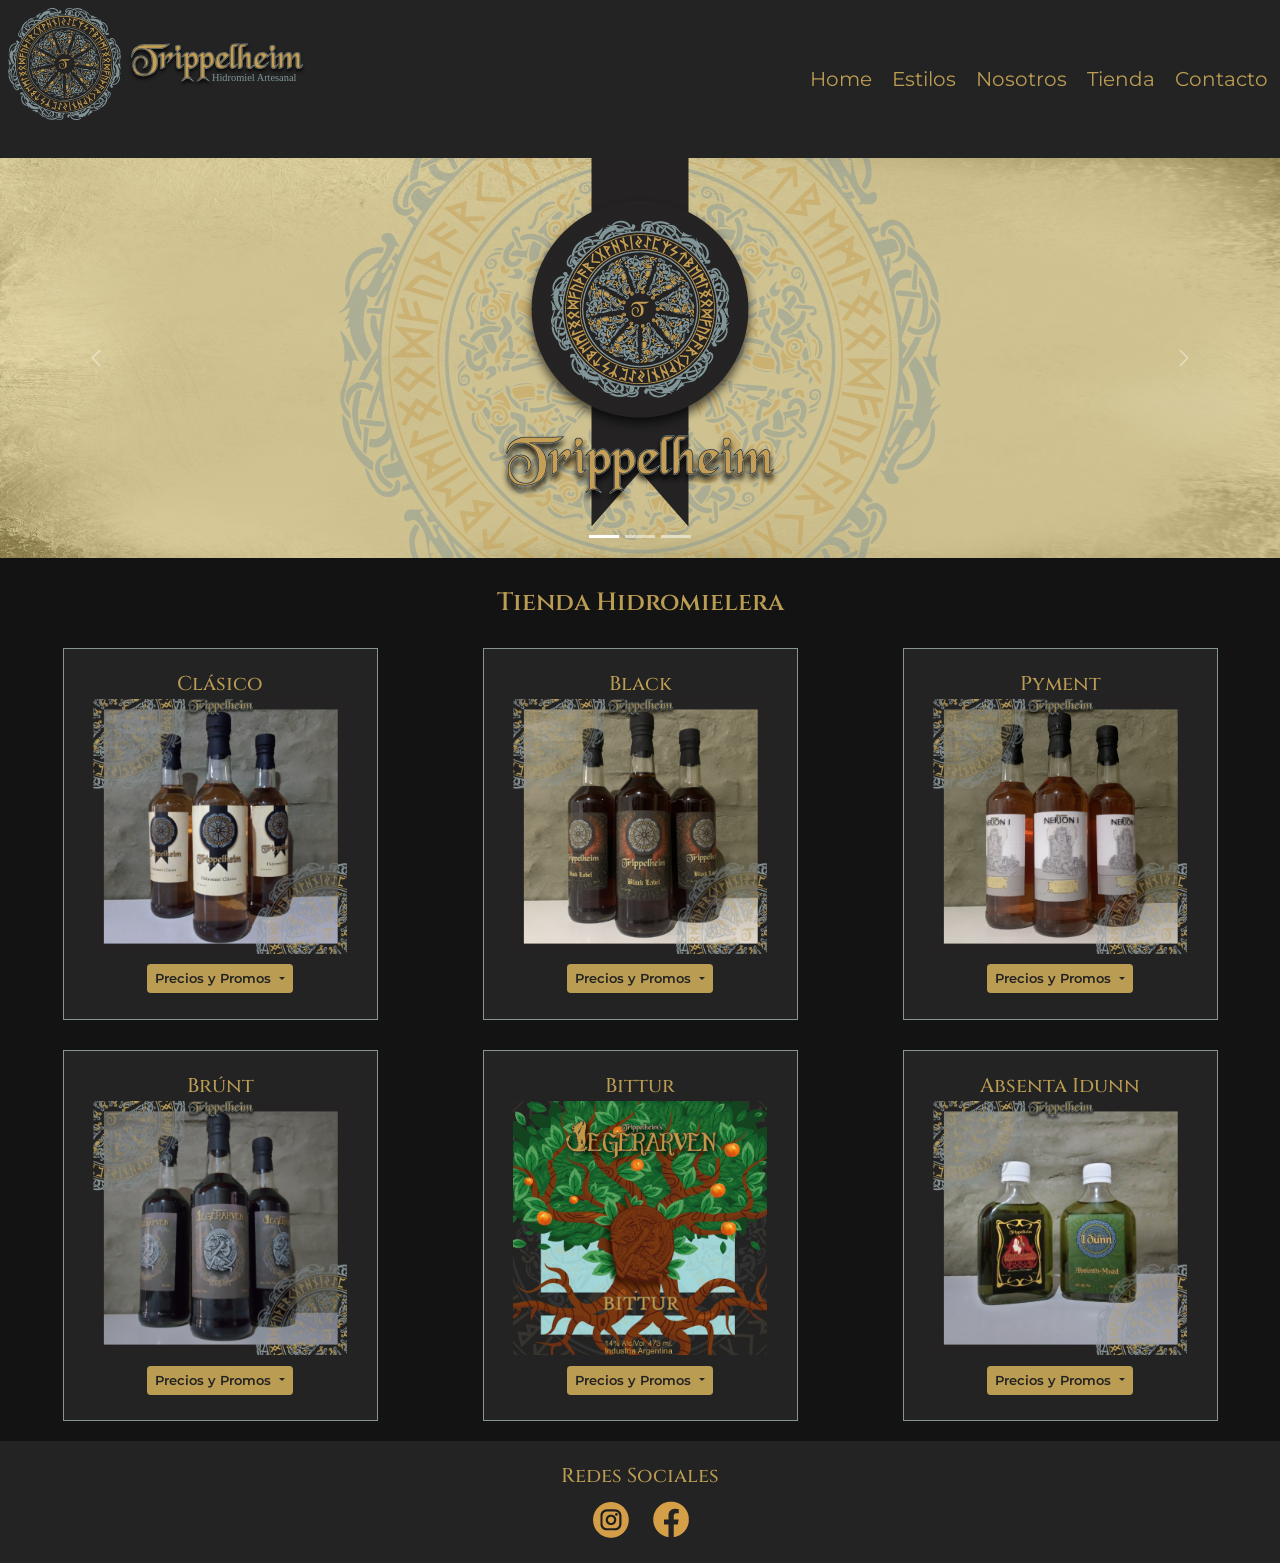
<file: paginas/tienda.html>
<!DOCTYPE html>
<html lang="en">
<head>
	<meta charset="UTF-8">
	<meta name="viewport" content="width=device-width, initial-scale=1.0">
	<title>Trippelheim Hidromiel Artesanal</title>
	<meta name="description" content="Hidromieles artesanales fabricadas con materia prima de primera">
	<meta name="keywords" content="hidromiel artesanal, hidromiel, artesanal, mead, aguamiel, braggot, licores, aperitivos, historia, histórico">
	<meta name="author" content="Carlos Zacutti">
	<link href="https://cdn.jsdelivr.net/npm/bootstrap@5.1.3/dist/css/bootstrap.min.css" rel="stylesheet" integrity="sha384-1BmE4kWBq78iYhFldvKuhfTAU6auU8tT94WrHftjDbrCEXSU1oBoqyl2QvZ6jIW3" crossorigin="anonymous">
	<link rel="stylesheet" href="../css/main.css">
	<link rel="stylesheet" href="../css/animate.css">
    <link rel="stylesheet" href="https://cdnjs.cloudflare.com/ajax/libs/animate.css/4.1.1/animate.min.css"/>
</head>
<body class="contenedor">
	<header class="encabezado" id="header">
		<!-- inicia la nav -->
		<nav class="navbar sticky-top navbar-expand-lg navbar-dark" id="nav">
			<div class="container-fluid">
			    <a class="navbar-brand" href="../index.html">
			    	<img src="../img/logo2.svg" alt="Isologotipo Trippelheim Hidromiel Artesanal" class="w-50" id="logo">
			    	<img src="../img/isologotipo.svg" alt="Isologotipo Trippelheim Hidromiel Artesanal" class="w-100" id="iso">
			    </a>
			    <button class="navbar-toggler" type="button" data-bs-toggle="collapse" data-bs-target="#navbarSupportedContent" aria-controls="navbarSupportedContent" aria-expanded="false" aria-label="Toggle navigation">
			      <span class="navbar-toggler-icon"></span>
			    </button>
			    <div class="collapse navbar-collapse" id="navbarSupportedContent">
			      	<ul class="navbar-nav ms-auto mb-2 mb-lg-0">
				        <li class="nav-item">
				          <a class="nav-link" aria-current="page" href="../index.html">Home</a>
				        </li>
				        <li class="nav-item">
				          <a class="nav-link" href="estilos.html">Estilos</a>
				        </li>
				       	<li class="nav-item">
				          <a class="nav-link" href="nosotros.html">Nosotros</a>
				        </li>
				       	<li class="nav-item">
				          <a class="nav-link" href="tienda.html">Tienda</a>
				        </li>
				       	<li class="nav-item">
				          <a class="nav-link" href="contacto.html">Contacto</a>
				        </li>
			      	</ul>
			    </div>
			</div>
		</nav>
		<!-- fin de nav -->

	    <!-- inicia carousel -->
		<div id="carouselExampleIndicators" class="carousel slide" data-bs-ride="carousel">
			<div class="carousel-indicators">
			    <button type="button" data-bs-target="#carouselExampleIndicators" data-bs-slide-to="0" class="active" aria-current="true" aria-label="Slide 1"></button>
			    <button type="button" data-bs-target="#carouselExampleIndicators" data-bs-slide-to="1" aria-label="Slide 2"></button>
			    <button type="button" data-bs-target="#carouselExampleIndicators" data-bs-slide-to="2" aria-label="Slide 3"></button>
			</div>
			<div class="carousel-inner">
			    <div class="carousel-item active">
				    <img src="../img/header1.jpg" class="d-block w-100" alt="Hidromiel Artesanal Trippelheim">
			    </div>
			    <div class="carousel-item">
			        <img src="../img/header2.jpg" class="d-block w-100" alt="Jegerarven Aperitivos Artesanales de Trippelheim">
			    </div>
			    <div class="carousel-item">
			        <img src="../img/header3.jpg" class="d-block w-100" alt="Nerion I Pyment Artesanal de Trippelheim">
			    </div>
			</div>
			<button class="carousel-control-prev" type="button" data-bs-target="#carouselExampleIndicators" data-bs-slide="prev">
			    <span class="carousel-control-prev-icon" aria-hidden="true"></span>
			    <span class="visually-hidden">Previous</span>
			</button>
			<button class="carousel-control-next" type="button" data-bs-target="#carouselExampleIndicators" data-bs-slide="next">
			    <span class="carousel-control-next-icon" aria-hidden="true"></span>
			    <span class="visually-hidden">Next</span>
			</button>
		</div>
	    <!-- fin de carousel -->
	</header>
	<main class="box" id="main">
		<section class="box mb-2 mx-3">
			<div class="container-fluid">
				<div class="row">
					<h1 class="animate__animated animate__fadeInDown mt-4 textCenter">Tienda Hidromielera</h1>
					<article class="col-lg-3 bgBlack py-4 textCenter">
						<h3>Clásico</h3>
						<img src="../img/clasico.jpg" alt="Botella de Hidromiel Clásico Trippelheim" class="rounded img-fluid">
						<div class="dropdown">
						  	<button class="btn btnGold dropdown-toggle" type="button" id="dropdownMenuButton1" data-bs-toggle="dropdown" aria-expanded="false">
						    Precios y Promos
						    </button>
						  	<ul class="dropdown-menu bgBlack textSize2" aria-labelledby="dropdownMenuButton1">
						    	<li class="dropdown-item textIvory">Botella x 750ml - $750</li>
						    	<li class="dropdown-item textIvory">Lata x 473ml - $450</li>
						    	<li class="dropdown-item textIvory">6 latas x 473ml - $2500</li>
						  	</ul>
						</div>
					</article>
					<article class="col-lg-3 bgBlack py-4 textCenter">
						<h3>Black</h3>
						<img src="../img/black.jpg" alt="Botella de Hidromiel Black Trippelheim" class="rounded img-fluid">
						<div class="dropdown">
						  	<button class="btn btnGold dropdown-toggle" type="button" id="dropdownMenuButton1" data-bs-toggle="dropdown" aria-expanded="false">
						    Precios y Promos
						    </button>
						  	<ul class="dropdown-menu bgBlack textSize2" aria-labelledby="dropdownMenuButton1">
						    	<li class="dropdown-item textIvory">Botella x 750ml - $750</li>
						  	</ul>
						</div>
					</article>
					<article class="col-lg-3 bgBlack py-4 textCenter">
						<h3>Pyment</h3>
						<img src="../img/pyment-rose.jpg" alt="Botella de Hidromiel Pyment Rosé Trippelheim" class="rounded img-fluid">
						<div class="dropdown">
						  	<button class="btn btnGold dropdown-toggle" type="button" id="dropdownMenuButton1" data-bs-toggle="dropdown" aria-expanded="false">
						    Precios y Promos
						    </button>
						  	<ul class="dropdown-menu bgBlack textSize2" aria-labelledby="dropdownMenuButton1">
						    	<li class="dropdown-item textIvory">Botella x 750ml - $750</li>
						  	</ul>
						</div>
					</article>
				</div> <!--cierra row hidromiel-->
				<div class="row">
					<article class="col-lg-3 bgBlack py-4 textCenter">				
						<h3>Brúnt</h3>
						<img src="../img/jegerarven-brunt.jpg" alt="Botella de Braggot Jegerarven Brúnt Trippelheim" class="rounded img-fluid">
						<div class="dropdown">
						  	<button class="btn btnGold dropdown-toggle" type="button" id="dropdownMenuButton1" data-bs-toggle="dropdown" aria-expanded="false">
						    Precios y Promos
						    </button>
						  	<ul class="dropdown-menu bgBlack textSize2" aria-labelledby="dropdownMenuButton1">
						    	<li class="dropdown-item textIvory">Botella x 750ml - $750</li>
						  	</ul>
						</div>
					</article>
					<article class="col-lg-3 bgBlack py-4 textCenter">
						<h3 id="bittur">Bittur</h3>
						<img src="../img/nuevo-estilo.jpg" alt="Nuevo Estilo de Trippelheim Latas Bittur" class="rounded img-fluid">
						<div class="dropdown">
						  	<button class="btn btnGold dropdown-toggle" type="button" id="dropdownMenuButton1" data-bs-toggle="dropdown" aria-expanded="false">
						    Precios y Promos
						    </button>
						  	<ul class="dropdown-menu bgBlack textSize2" aria-labelledby="dropdownMenuButton1">
						    	<li class="dropdown-item textIvory">Botella x 750ml - $750</li>
						    	<li class="dropdown-item textIvory">Lata x 473ml - $450</li>
						    	<li class="dropdown-item textIvory">6 latas x 473ml - $2500</li>
						  	</ul>
						</div>
					</article>
					<article class="col-lg-3 bgBlack py-4 textCenter">
						<h3>Absenta Idunn</h3>
						<img src="../img/absenta.jpg" alt="Petaca de Absenta Idunn Trippelheim" class="rounded img-fluid">
						<div class="dropdown">
						  	<button class="btn btnGold dropdown-toggle" type="button" id="dropdownMenuButton1" data-bs-toggle="dropdown" aria-expanded="false">
						    Precios y Promos
						    </button>
						  	<ul class="dropdown-menu bgBlack textSize2" aria-labelledby="dropdownMenuButton1">
						    	<li class="dropdown-item textIvory">Petaca x 200ml - $350</li>
						  	</ul>
						</div>
					</article>
				</div> <!--cierra row Aperitivos/Licores-->
			</div>
		</section>
	</main>
	<footer class="pie textCenter bgBlack" id="footer">
		<div class="wow animate__animated animate__fadeInUp">
			<h3>Redes Sociales</h3>
			<a href="https://instagram.com/trippelheim" target="_blank">
				<img src="../img/instagram.png" alt="Instagram Trippelheim">
			</a>
			<a href="https://facebook.com/Trippelheim" target="_blank">
				<img src="../img/facebook.png" alt="Facebook Trippelheim">
			</a>
		</div>
	</footer>
	<script src="https://cdn.jsdelivr.net/npm/bootstrap@5.1.3/dist/js/bootstrap.bundle.min.js" integrity="sha384-ka7Sk0Gln4gmtz2MlQnikT1wXgYsOg+OMhuP+IlRH9sENBO0LRn5q+8nbTov4+1p" crossorigin="anonymous"></script>
	<script src="../js/wow.min.js"></script>
    <script>
    	new WOW().init();
    </script>
</body>
</html>
</file>
<file: css/main.css>
@import url("https://fonts.googleapis.com/css2?family=Cinzel:wght@400;600&family=Montserrat:ital,wght@0,300;0,600;1,300;1,800&display=swap");
* {
  margin: 0;
  padding: 0;
  box-sizing: border-box; }

html {
  font-size: 62.5%; }
  html body {
    background-color: #131313; }
    html body h1 {
      margin-top: 20px;
      margin-bottom: 20px;
      color: #BA9C53;
      font-size: 2.5rem;
      line-height: 2rem;
      font-family: "Cinzel", serif;
      font-weight: 600; }
    html body h2, html body h3 {
      margin-top: 10px;
      color: #BA9C53;
      font-size: 2rem;
      line-height: 2rem;
      font-family: "Cinzel", serif; }
    html body h4 {
      font-size: 1.3rem; }
    html body p {
      color: #879492;
      font-size: 1.5rem;
      line-height: 2rem;
      font-family: "Montserrat", sans-serif;
      font-weight: 300;
      margin-top: 10px; }

.btnGold, .btnForm {
  background-color: #BA9C53;
  font-family: "Montserrat", sans-serif;
  color: #242323;
  font-size: 1.3rem;
  font-weight: 600; }
  .btnGold:hover, .btnForm:hover {
    color: #FFFFF0;
    background-color: #879492; }

.btnForm {
  border-radius: 15px; }

.textCenter {
  text-align: center; }

.textGold {
  color: #BA9C53; }

.textSilver {
  color: #879492; }

.textIvory {
  color: #FFFFF0;
  font-size: 1.3rem;
  line-height: 2.5rem;
  font-family: "Montserrat", sans-serif; }
  .textIvory:hover {
    color: #242323;
    font-weight: 600; }

.textSize {
  font-size: 1.3rem; }

.textSize2 {
  font-size: 1.3rem; }

.bgBlack {
  background-color: #242323; }

.bgGold {
  background-color: #BA9C53; }

.bgSilver {
  background-color: #879492; }

#imgResp {
  width: 50%;
  height: auto; }
  @media (max-width: 768px) {
    #imgResp {
      width: 75%;
      height: auto; } }

#logo {
  padding: 0px;
  width: 50%;
  height: auto;
  margin: 0px; }

.encabezado #iso {
  width: 200px;
  margin-bottom: 30px; }

.encabezado #nav {
  background-color: #242323;
  position: sticky; }
  .encabezado #nav ul li a {
    color: #BA9C53;
    text-decoration: none;
    font-size: 2rem;
    font-family: "Montserrat", sans-serif;
    margin-left: 10px; }
    .encabezado #nav ul li a:hover {
      font-weight: 600;
      color: #879492; }

@media (max-width: 368px) {
  .encabezado #iso {
    display: none; }
  .encabezado .navbar-brand {
    width: 70%; } }

@media (min-width: 369px) {
  .encabezado #logo {
    display: none; } }

.box section {
  margin: 15px 15px; }
  @media (min-width: 500px) {
    .box section {
      margin: 20px 50px; } }
  @media (min-width: 768px) {
    .box section {
      margin: 20px 80px; } }
  .box section article {
    line-height: 5rem;
    overflow: auto;
    margin: 15px auto;
    margin-top: 15px;
    margin-bottom: 15px;
    padding: 15px;
    box-sizing: border-box;
    border: solid 1.5px #879492; }
    .box section article img {
      width: 90%; }

.nosotros section article {
  width: 70%;
  height: auto;
  line-height: 4rem;
  overflow: auto;
  margin: 10px auto;
  margin-top: 20px;
  margin-bottom: 10px;
  padding: 15px;
  box-sizing: border-box;
  border: solid 1.5px #879492;
  background-color: #242323; }
  @media (max-width: 768px) {
    .nosotros section article {
      width: 90%; } }

.nosotros section div {
  width: 70%;
  height: auto;
  margin: 10px auto;
  box-sizing: border-box;
  display: flex;
  flex-direction: column;
  align-items: center; }
  .nosotros section div img {
    width: 100%;
    height: auto;
    display: flex;
    flex-direction: column;
    align-items: center; }
    @media (min-width: 368px) {
      .nosotros section div img {
        width: 90%; } }

.nosotros section .accordion-button.collapsed {
  background: #242323; }
  .nosotros section .accordion-button.collapsed:after {
    background-image: url("data:image/svg+xml,%3csvg xmlns='http://www.w3.org/2000/svg' viewBox='0 0 16 16' fill='%23fff'%3e%3cpath fill-rule='evenodd' d='M1.646 4.646a.5.5 0 0 1 .708 0L8 10.293l5.646-5.647a.5.5 0 0 1 .708.708l-6 6a.5.5 0 0 1-.708 0l-6-6a.5.5 0 0 1 0-.708z'/%3e%3c/svg%3e"); }

.form section {
  width: 50%; }
  @media (max-width: 992px) {
    .form section {
      width: 75%; } }
  @media (max-width: 600px) {
    .form section {
      width: 100%; } }
  .form section article {
    width: 100%;
    height: auto;
    overflow: auto;
    margin: 10px auto;
    margin-top: 10px;
    margin-bottom: 10px;
    padding: 10px;
    font-size: 1.5rem;
    line-height: 5rem;
    font-family: "Montserrat", sans-serif;
    color: #879492; }
    .form section article legend {
      color: #BA9C53;
      font-size: 1.5rem;
      line-height: 3.5rem;
      font-family: "Cinzel", serif; }
    .form section article form {
      background-color: #242323;
      padding: 10px 15px;
      margin-top: 20px;
      margin-bottom: 15px; }

.pie {
  padding: 15px 0; }
  .pie a {
    text-decoration: none; }
</file>
